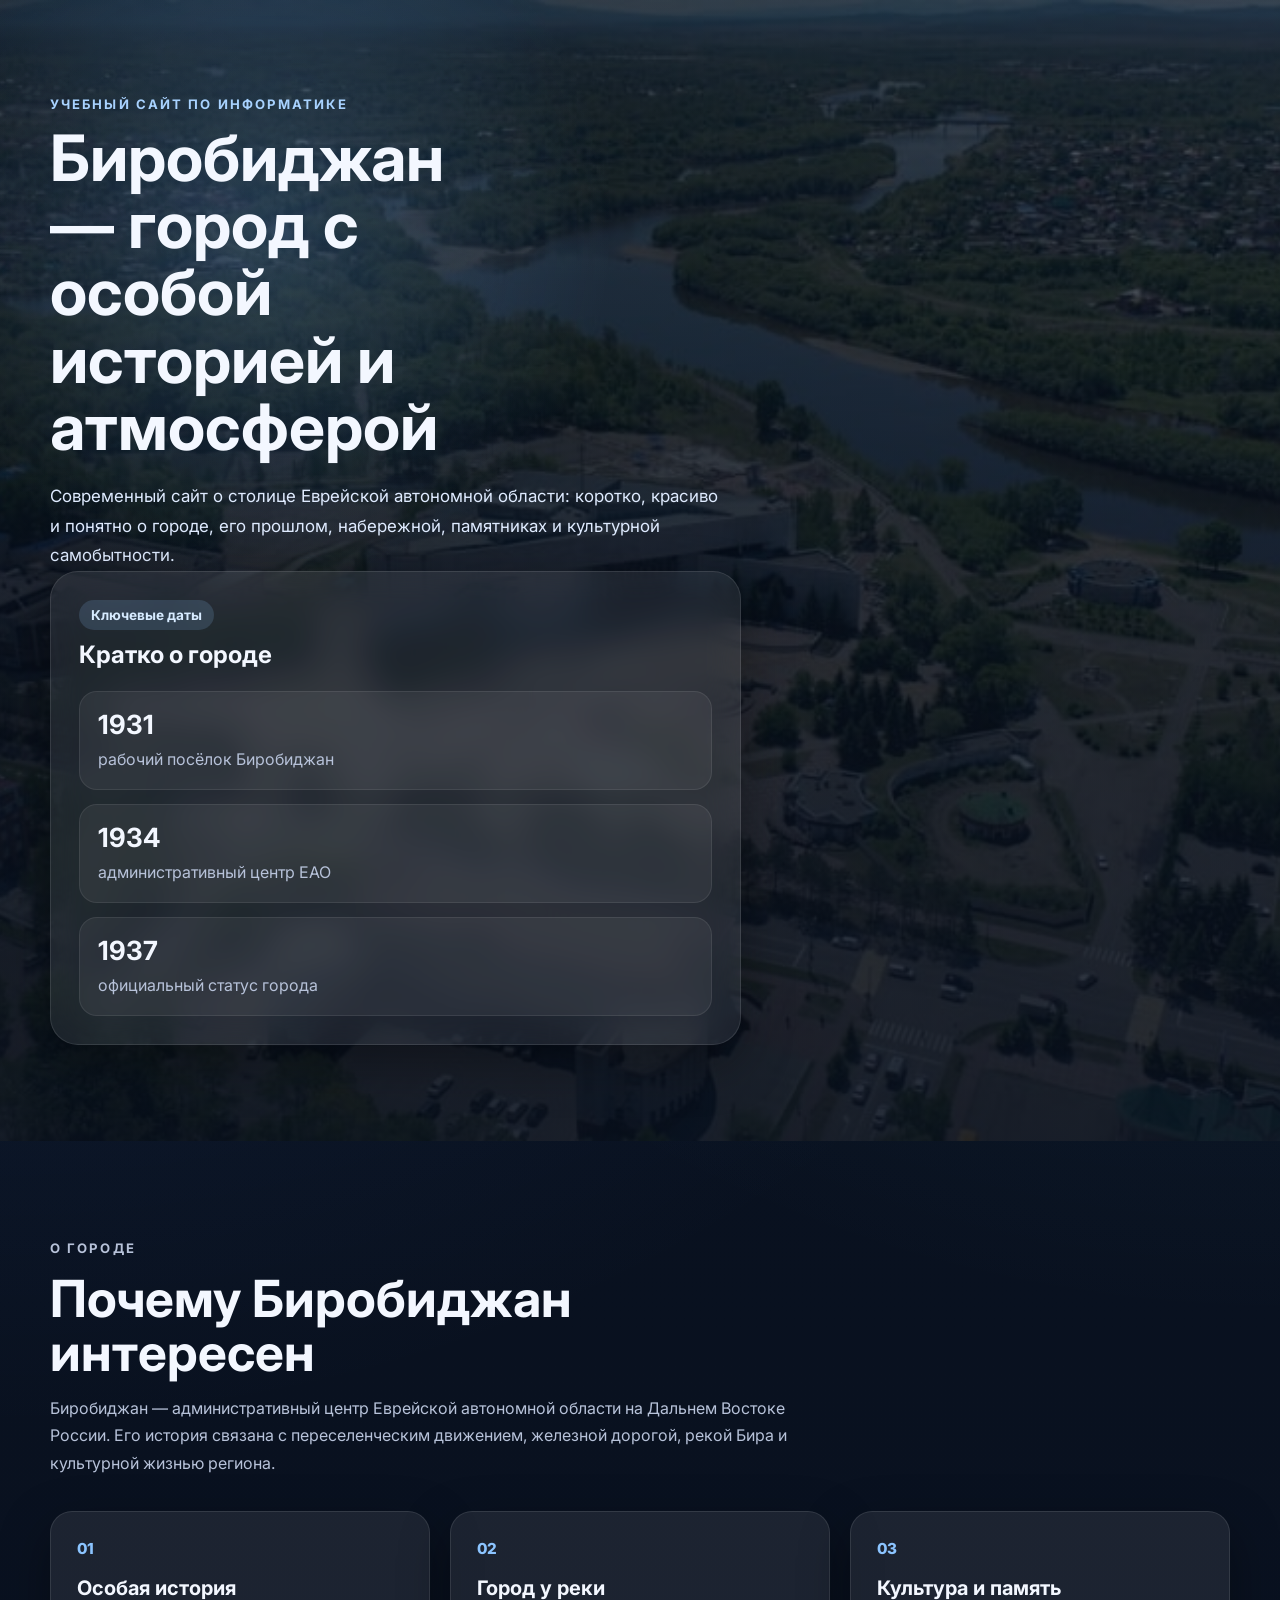
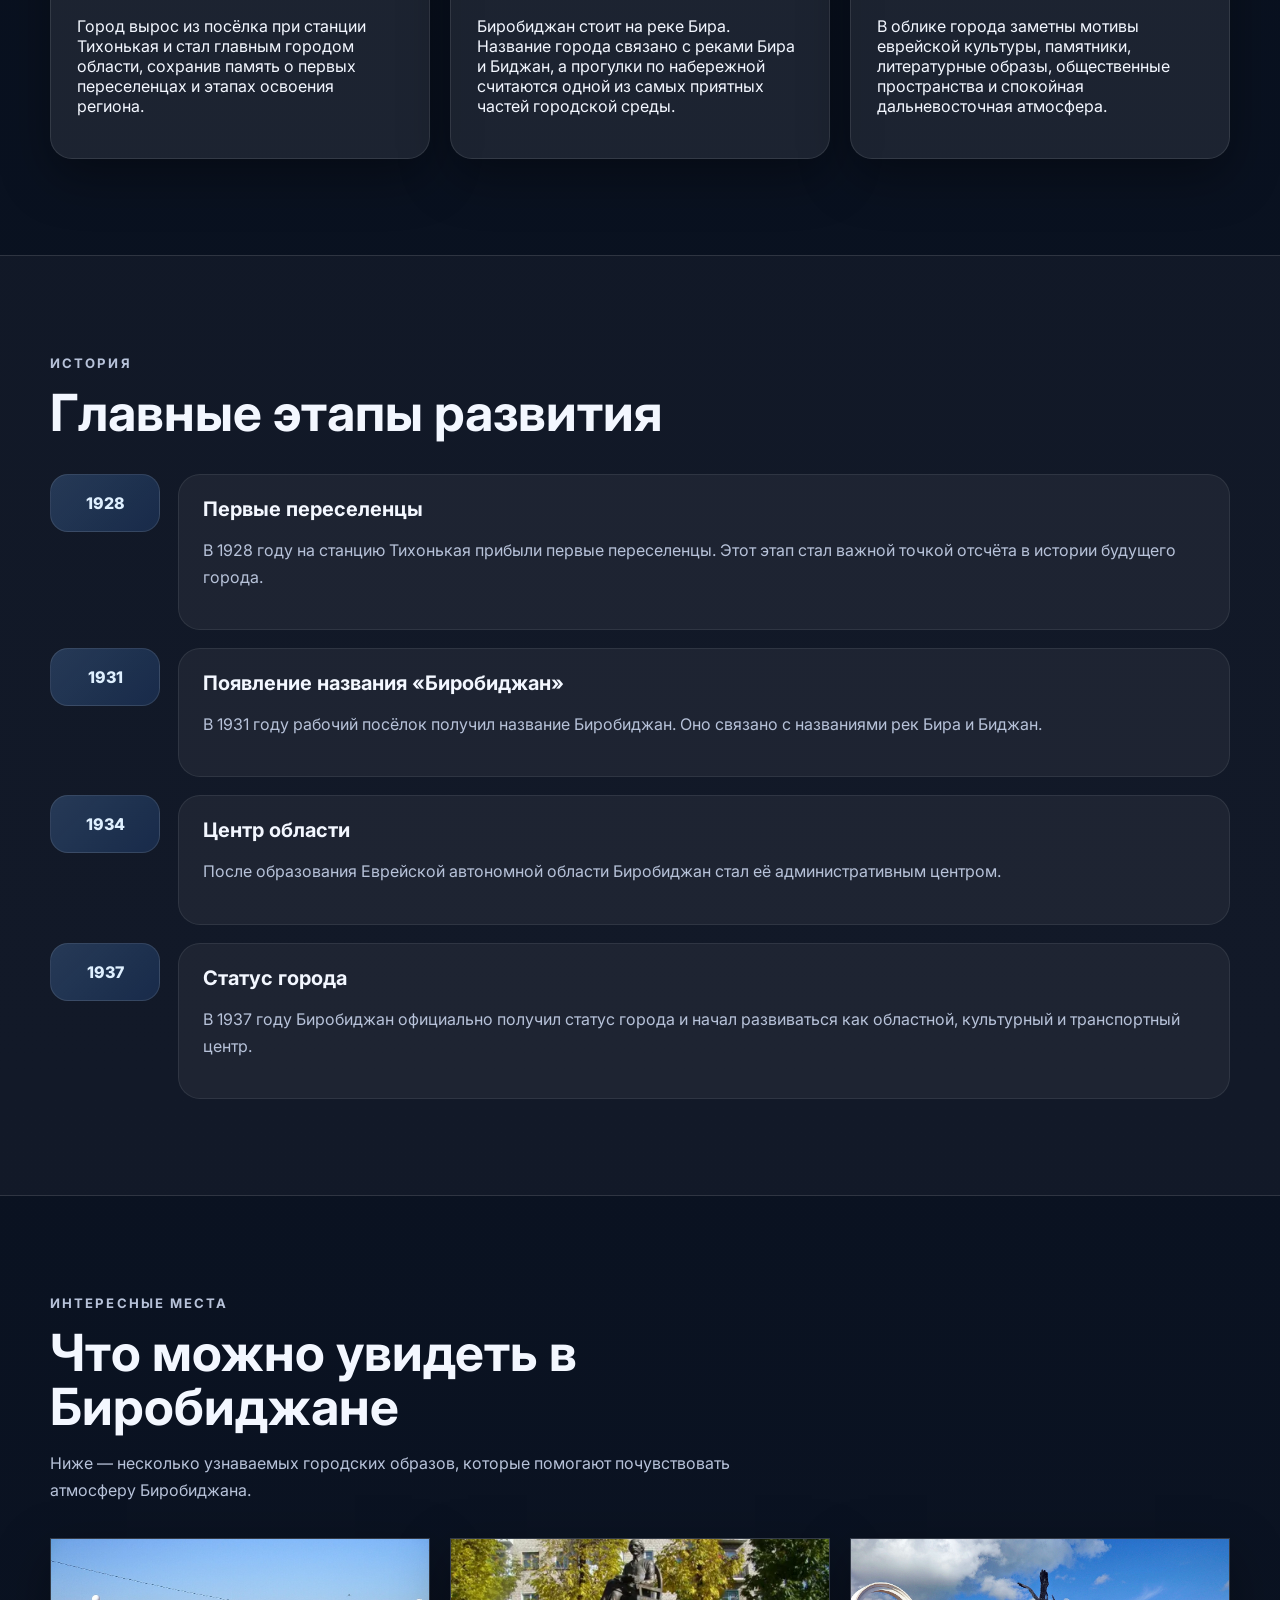
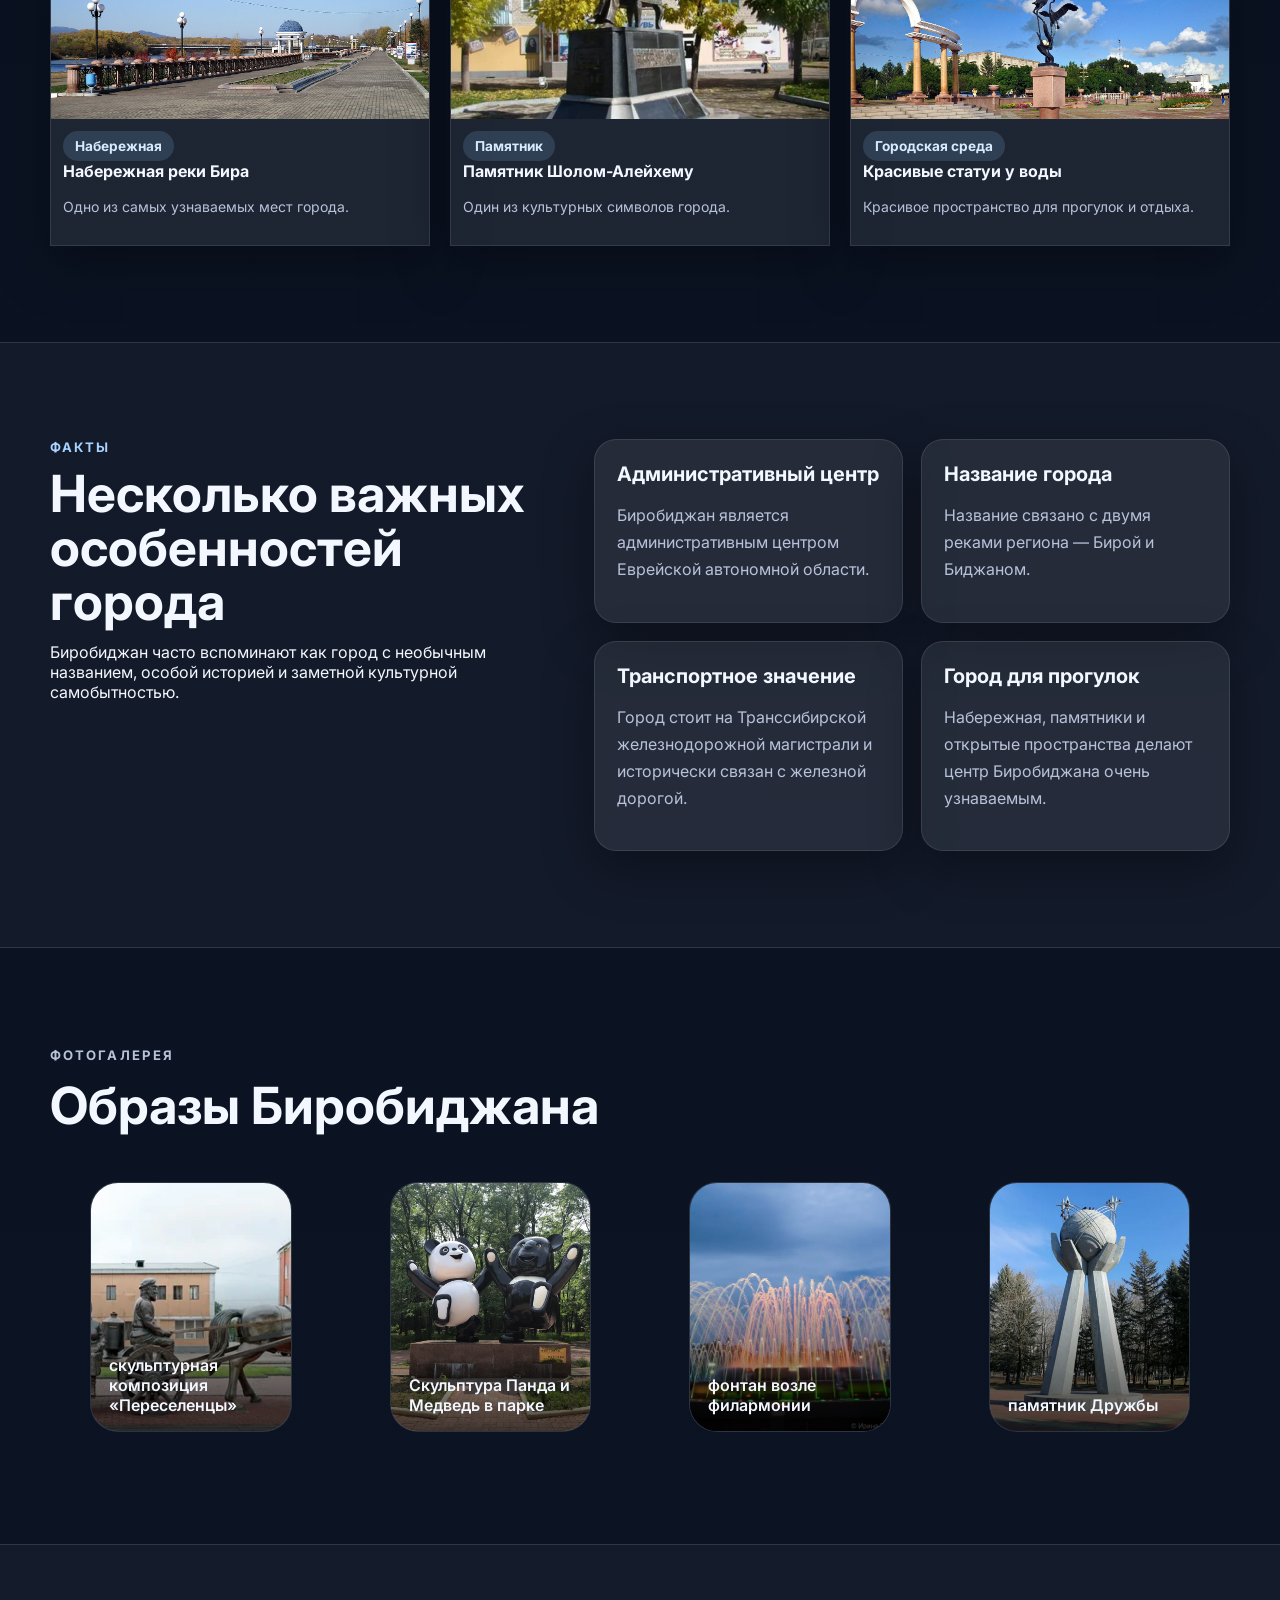
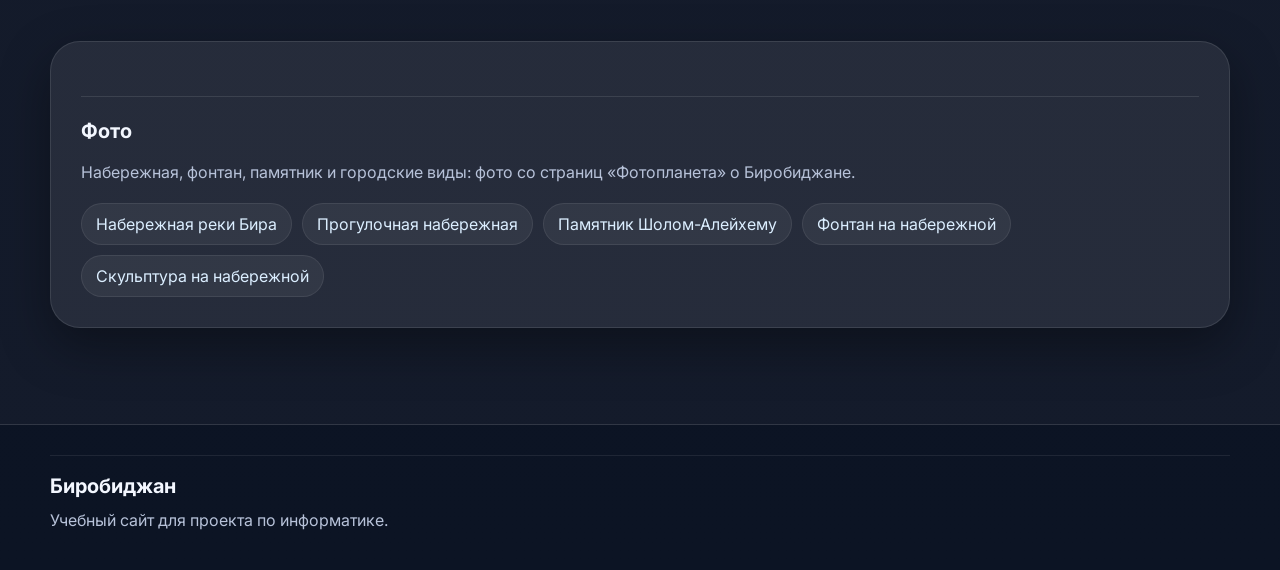
<file: index.html>
<!DOCTYPE html>
<html lang="ru">
<head>
  <meta charset="UTF-8" />
  <meta name="viewport" content="width=device-width, initial-scale=1.0" />
  <title>Биробиджан — город на Дальнем Востоке</title>
  <meta name="description" content="Современный учебный сайт о Биробиджане: история, атмосфера, достопримечательности и фотогалерея." />
  <link rel="preconnect" href="https://fonts.googleapis.com" />
  <link rel="preconnect" href="https://fonts.gstatic.com" crossorigin />
  <link href="https://fonts.googleapis.com/css2?family=Inter:wght@400;500;600;700;800&display=swap" rel="stylesheet" />
  <link rel="stylesheet" href="style.css" />
</head>
<body>
  <div class="page-shell">
  

    <main>
      <section class="hero section">
        <div class="hero-bg"></div>
        <div class="hero-overlay"></div>
        <div class="container hero-grid">
          <div class="hero-content reveal">
            <p class="eyebrow">Учебный сайт по информатике</p>
            <h1>Биробиджан — город с особой историей и атмосферой</h1>
            <p class="hero-text">
              Современный сайт о столице Еврейской автономной области: коротко,
              красиво и понятно о городе, его прошлом, набережной, памятниках и культурной самобытности.
            </p>
            
            
          

          <aside class="hero-card reveal reveal-delay-1">
            <div class="hero-card-top">
              <span class="badge">Ключевые даты</span>
              <h2>Кратко о городе</h2>
            </div>
            <div class="hero-stats">
              <div>
                <strong>1931</strong>
                <span>рабочий посёлок Биробиджан</span>
              </div>
              <div>
                <strong>1934</strong>
                <span>административный центр ЕАО</span>
              </div>
              <div>
                <strong>1937</strong>
                <span>официальный статус города</span>
              </div>
            </div>
          </aside>
        </div>
      </section>

      <section class="section" id="about">
        <div class="container">
          <div class="section-heading reveal">
            <p class="eyebrow">О городе</p>
            <h2>Почему Биробиджан интересен</h2>
            <p>
              Биробиджан — административный центр Еврейской автономной области на Дальнем Востоке России.
              Его история связана с переселенческим движением, железной дорогой, рекой Бира и культурной жизнью региона.
            </p>
          </div>

          <div class="about-grid">
            <article class="info-card reveal">
              <span class="card-number">01</span>
              <h3>Особая история</h3>
              <p>
                Город вырос из посёлка при станции Тихонькая и стал главным городом области,
                сохранив память о первых переселенцах и этапах освоения региона.
              </p>
            </article>

            <article class="info-card reveal reveal-delay-1">
              <span class="card-number">02</span>
              <h3>Город у реки</h3>
              <p>
                Биробиджан стоит на реке Бира. Название города связано с реками Бира и Биджан,
                а прогулки по набережной считаются одной из самых приятных частей городской среды.
              </p>
            </article>

            <article class="info-card reveal reveal-delay-2">
              <span class="card-number">03</span>
              <h3>Культура и память</h3>
              <p>
                В облике города заметны мотивы еврейской культуры, памятники, литературные образы,
                общественные пространства и спокойная дальневосточная атмосфера.
              </p>
            </article>
          </div>
        </div>
      </section>

      <section class="section section-alt" id="history">
        <div class="container">
          <div class="section-heading reveal">
            <p class="eyebrow">История</p>
            <h2>Главные этапы развития</h2>
          </div>

          <div class="timeline">
            <article class="timeline-item reveal">
              <div class="timeline-year">1928</div>
              <div class="timeline-content">
                <h3>Первые переселенцы</h3>
                <p>
                  В 1928 году на станцию Тихонькая прибыли первые переселенцы. Этот этап стал важной точкой отсчёта в истории будущего города.
                </p>
              </div>
            </article>

            <article class="timeline-item reveal reveal-delay-1">
              <div class="timeline-year">1931</div>
              <div class="timeline-content">
                <h3>Появление названия «Биробиджан»</h3>
                <p>
                  В 1931 году рабочий посёлок получил название Биробиджан. Оно связано с названиями рек Бира и Биджан.
                </p>
              </div>
            </article>

            <article class="timeline-item reveal reveal-delay-2">
              <div class="timeline-year">1934</div>
              <div class="timeline-content">
                <h3>Центр области</h3>
                <p>
                  После образования Еврейской автономной области Биробиджан стал её административным центром.
                </p>
              </div>
            </article>

            <article class="timeline-item reveal reveal-delay-3">
              <div class="timeline-year">1937</div>
              <div class="timeline-content">
                <h3>Статус города</h3>
                <p>
                  В 1937 году Биробиджан официально получил статус города и начал развиваться как областной, культурный и транспортный центр.
                </p>
              </div>
            </article>
          </div>
        </div>
      </section>

      <section class="section" id="places">
        <div class="container">
          <div class="section-heading reveal">
            <p class="eyebrow">Интересные места</p>
            <h2>Что можно увидеть в Биробиджане</h2>
            <p>
              Ниже — несколько узнаваемых городских образов, которые помогают почувствовать атмосферу Биробиджана.
            </p>
          </div>

          <div class="places-grid">
  <article class="place-card">
    <div class="place-image">
      <img src="assets/Bira_embankment_in_Birobidzhan.jpg" alt="Набережная">
    </div>
    <div class="place-body">
      <span class="place-tag">Набережная</span>
      <h3>Набережная реки Бира</h3>
      <p>Одно из самых узнаваемых мест города.</p>
    </div>
  </article>

  <article class="place-card">
    <div class="place-image">
      <img src="assets/пр.webp" alt="Памятник">
    </div>
    <div class="place-body">
      <span class="place-tag">Памятник</span>
      <h3>Памятник Шолом-Алейхему</h3>
      <p>Один из культурных символов города.</p>
    </div>
  </article>

  <article class="place-card">
    <div class="place-image">
      <img src="assets/454.jpg" alt="Прогулочная зона">
    </div>
    <div class="place-body">
      <span class="place-tag">Городская среда</span>
      <h3>Красивые статуи у воды</h3>
      <p>Красивое пространство для прогулок и отдыха.</p>
    </div>
  </article>
</div>
            
          </div>
        </div>
      </section>

      <section class="section section-alt" id="facts">
        <div class="container">
          <div class="facts-layout">
            <div class="facts-main reveal">
              <p class="eyebrow">Факты</p>
              <h2>Несколько важных особенностей города</h2>
              <p class="facts-lead">
                Биробиджан часто вспоминают как город с необычным названием, особой историей и заметной культурной самобытностью.
              </p>
            </div>

            <div class="facts-list">
              <article class="fact-item reveal">
                <h3>Административный центр</h3>
                <p>Биробиджан является административным центром Еврейской автономной области.</p>
              </article>

              <article class="fact-item reveal reveal-delay-1">
                <h3>Название города</h3>
                <p>Название связано с двумя реками региона — Бирой и Биджаном.</p>
              </article>

              <article class="fact-item reveal reveal-delay-2">
                <h3>Транспортное значение</h3>
                <p>Город стоит на Транссибирской железнодорожной магистрали и исторически связан с железной дорогой.</p>
              </article>

              <article class="fact-item reveal reveal-delay-3">
                <h3>Город для прогулок</h3>
                <p>Набережная, памятники и открытые пространства делают центр Биробиджана очень узнаваемым.</p>
              </article>
            </div>
          </div>
        </div>
      </section>

      <section class="section" id="gallery">
        <div class="container">
          <div class="section-heading reveal">
            <p class="eyebrow">Фотогалерея</p>
            <h2>Образы Биробиджана</h2>
          </div>

          <div class="gallery-grid">
            <figure class="gallery-card">
              <img src="assets/з.webp" alt="Прогулочная часть набережной реки Бира" />
              <figcaption>скульптурная композиция «Переселенцы»</figcaption>
            </figure>

            <figure class="gallery-card reveal reveal-delay-1">
              <img src="assets/XXXL.webp" alt="Фонтан на набережной Биробиджана" />
              <figcaption>Скульптура Панда и Медведь в парке</figcaption>
            </figure>

            <figure class="gallery-card reveal reveal-delay-2">
              <img src="assets/o.webp" alt="Памятник Шолом-Алейхему" />
              <figcaption>фонтан возле филармонии</figcaption>
            </figure>

            <figure class="gallery-card reveal reveal-delay-3">
              <img src="assets/i.webp" alt="Вид на реку Бира и мост" />
              <figcaption>памятник Дружбы</figcaption>
            </figure>
          </div>
        </div>
      </section>

      <section class="section section-alt" id="sources">
        <div class="container">
          <div class="sources-box reveal">
    

            <div class="credits">
              <h3>Фото</h3>
              <p>
                Набережная, фонтан, памятник и городские виды: фото со страниц «Фотопланета» о Биробиджане.
              </p>
              <div class="credit-links">
                <a href="https://foto-planeta.com/photo/400641.html" target="_blank" rel="noopener noreferrer">Набережная реки Бира</a>
                <a href="https://foto-planeta.com/photo/644844.html" target="_blank" rel="noopener noreferrer">Прогулочная набережная</a>
                <a href="https://foto-planeta.com/photo/620498.html" target="_blank" rel="noopener noreferrer">Памятник Шолом-Алейхему</a>
                <a href="https://foto-planeta.com/photo/411431.html" target="_blank" rel="noopener noreferrer">Фонтан на набережной</a>
                <a href="https://foto-planeta.com/photo/644845.html" target="_blank" rel="noopener noreferrer">Скульптура на набережной</a>
              </div>
            </div>
          </div>
        </div>
      </section>
    </main>

    <footer class="site-footer">
      <div class="container footer-inner">
        <div>
          <h3>Биробиджан</h3>
          <p>Учебный сайт для проекта по информатике.</p>
        </div>
        
      </div>
    </footer>
  </div>

  <script src="script.js"></script>
</body>
</html>
</file>
<file: style.css>
:root {
  --bg: #0b1220;
  --surface: #101a2d;
  --surface-soft: #111f35;
  --card: rgba(255, 255, 255, 0.08);
  --card-strong: rgba(255, 255, 255, 0.12);
  --text: #f3f7ff;
  --muted: #b7c2d9;
  --accent: #6fb0ff;
  --accent-strong: #3e8cff;
  --line: rgba(255, 255, 255, 0.12);
  --shadow: 0 18px 50px rgba(0, 0, 0, 0.35);
  --radius-xl: 28px;
  --radius-lg: 22px;
  --radius-md: 16px;
  --container: 1180px;
}

* {
  box-sizing: border-box;
}

html {
  scroll-behavior: smooth;
}

body {
  margin: 0;
  font-family: "Inter", Arial, sans-serif;
  color: var(--text);
  background:
    radial-gradient(circle at top left, rgba(84, 148, 255, 0.16), transparent 26%),
    radial-gradient(circle at top right, rgba(100, 214, 255, 0.14), transparent 24%),
    linear-gradient(180deg, #08101e 0%, #0c1424 100%);
}

img {
  max-width: 100%;
  display: block;
}

a {
  color: inherit;
  text-decoration: none;
}

.page-shell {
  min-height: 100vh;
}

.container {
  width: min(calc(100% - 32px), var(--container));
  margin: 0 auto;
}

.section {
  padding: 96px 0;
}

.section-alt {
  background: rgba(255, 255, 255, 0.03);
  border-top: 1px solid var(--line);
  border-bottom: 1px solid var(--line);
}

.site-header {
  position: sticky;
  top: 0;
  z-index: 50;
  backdrop-filter: blur(18px);
  background: rgba(7, 14, 26, 0.72);
  border-bottom: 1px solid rgba(255, 255, 255, 0.08);
}

.header-inner {
  min-height: 78px;
  display: flex;
  align-items: center;
  justify-content: space-between;
  gap: 18px;
}

.logo {
  display: inline-flex;
  align-items: center;
  gap: 12px;
  font-weight: 800;
  letter-spacing: 0.02em;
}

.logo-mark {
  width: 40px;
  height: 40px;
  border-radius: 14px;
  display: grid;
  place-items: center;
  background: linear-gradient(135deg, var(--accent) 0%, #90c7ff 100%);
  color: #06111f;
  box-shadow: 0 10px 24px rgba(62, 140, 255, 0.35);
}

.logo-text {
  font-size: 1.05rem;
}

.site-nav {
  display: flex;
  align-items: center;
  gap: 10px;
}

.site-nav a {
  padding: 10px 14px;
  border-radius: 999px;
  color: var(--muted);
  transition: 0.25s ease;
}

.site-nav a:hover {
  color: var(--text);
  background: rgba(255, 255, 255, 0.08);
}

.menu-toggle {
  display: none;
  width: 48px;
  height: 48px;
  border: 1px solid var(--line);
  background: rgba(255, 255, 255, 0.04);
  border-radius: 14px;
  padding: 10px;
  cursor: pointer;
}

.menu-toggle span {
  display: block;
  width: 100%;
  height: 3px;
  margin: 5px 0;
  border-radius: 999px;
  background: var(--text);
  transition: 0.25s ease;
}

.hero {
  position: relative;
  overflow: hidden;
  min-height: calc(100vh - 78px);
  display: grid;
  align-items: center;
}

.hero-bg,
.hero-overlay {
  position: absolute;
  inset: 0;
}

.hero-bg {
  background-image:
    linear-gradient(120deg, rgba(4, 10, 18, 0.72), rgba(5, 12, 23, 0.52)),
    url("./assets/лох.jpg");
  background-size: cover;
  background-position: center;
  background-repeat: no-repeat;
}

.hero-overlay {
  background:
    radial-gradient(circle at 20% 20%, rgba(120, 188, 255, 0.22), transparent 26%),
    linear-gradient(180deg, rgba(8, 16, 30, 0.2), rgba(8, 16, 30, 0.72));
}

.hero-grid {
  position: relative;
  z-index: 1;
  display: grid;
  grid-template-columns: 1.2fr 0.8fr;
  gap: 28px;
  align-items: end;
}

.eyebrow {
  margin: 0 0 12px;
  color: #a8d2ff;
  text-transform: uppercase;
  letter-spacing: 0.16em;
  font-size: 0.82rem;
  font-weight: 700;
}

.hero-content h1,
.section-heading h2,
.facts-main h2,
.sources-box h2 {
  margin: 0;
  line-height: 1.05;
}

.hero-content h1 {
  font-size: clamp(2.5rem, 5vw, 4.9rem);
  max-width: 11ch;
}

.hero-text {
  margin: 22px 0 0;
  max-width: 62ch;
  font-size: 1.06rem;
  line-height: 1.75;
  color: #dfebff;
}

.hero-actions {
  display: flex;
  flex-wrap: wrap;
  gap: 14px;
  margin-top: 28px;
}

.btn {
  display: inline-flex;
  align-items: center;
  justify-content: center;
  padding: 14px 20px;
  border-radius: 999px;
  font-weight: 700;
  transition: transform 0.25s ease, background 0.25s ease, color 0.25s ease;
}

.btn:hover {
  transform: translateY(-2px);
}

.btn-primary {
  color: #06111f;
  background: linear-gradient(135deg, #8ec8ff 0%, #dff0ff 100%);
}

.btn-secondary {
  border: 1px solid rgba(255, 255, 255, 0.18);
  background: rgba(255, 255, 255, 0.08);
}

.hero-card,
.info-card,
.place-card,
.fact-item,
.sources-box {
  background: var(--card);
  border: 1px solid rgba(255, 255, 255, 0.1);
  box-shadow: var(--shadow);
}

.hero-card {
  padding: 28px;
  border-radius: var(--radius-xl);
  backdrop-filter: blur(18px);
}

.hero-card-top {
  display: flex;
  flex-direction: column;
  gap: 10px;
}

.badge,
.place-tag {
  display: inline-flex;
  align-items: center;
  justify-content: center;
  width: fit-content;
  padding: 7px 12px;
  border-radius: 999px;
  background: rgba(143, 198, 255, 0.16);
  color: #d7ebff;
  font-size: 0.85rem;
  font-weight: 700;
}

.hero-card h2 {
  margin: 0;
  font-size: 1.5rem;
}

.hero-stats {
  display: grid;
  gap: 14px;
  margin-top: 22px;
}

.hero-stats div {
  padding: 16px 18px;
  border-radius: 18px;
  background: rgba(255, 255, 255, 0.06);
  border: 1px solid rgba(255, 255, 255, 0.08);
}

.hero-stats strong {
  display: block;
  font-size: 1.65rem;
  margin-bottom: 6px;
}

.hero-stats span,
.section-heading p,
.timeline-content p,
.place-body p,
.fact-item p,
.sources-box p,
.sources-list li {
  color: var(--muted);
  line-height: 1.7;
}

.section-heading {
  max-width: 760px;
  margin-bottom: 34px;
}

.section-heading h2,
.facts-main h2,
.sources-box h2 {
  font-size: clamp(2rem, 4vw, 3.4rem);
}

.about-grid {
  display: grid;
  grid-template-columns: repeat(3, 1fr);
  gap: 20px;
}

.info-card {
  padding: 26px;
  border-radius: var(--radius-lg);
}

.card-number {
  display: inline-flex;
  margin-bottom: 18px;
  color: #8bc4ff;
  font-weight: 800;
  font-size: 0.95rem;
}

.info-card h3,
.timeline-content h3,
.place-body h3,
.fact-item h3,
.credits h3,
.site-footer h3 {
  margin: 0 0 12px;
  font-size: 1.25rem;
}

.timeline {
  display: grid;
  gap: 18px;
}

.timeline-item {
  display: grid;
  grid-template-columns: 110px 1fr;
  gap: 18px;
  align-items: start;
}

.timeline-year {
  position: relative;
  display: inline-flex;
  align-items: center;
  justify-content: center;
  min-height: 58px;
  padding: 12px 16px;
  border-radius: 18px;
  background: linear-gradient(135deg, rgba(111, 176, 255, 0.22), rgba(62, 140, 255, 0.16));
  color: #dff0ff;
  font-weight: 800;
  border: 1px solid rgba(255, 255, 255, 0.1);
}

.timeline-content {
  padding: 22px 24px;
  border-radius: var(--radius-lg);
  background: rgba(255, 255, 255, 0.05);
  border: 1px solid rgba(255, 255, 255, 0.08);
}

 .places-grid {
  display: grid;
  grid-template-columns: repeat(3, 300px);
  justify-content: center;
  gap: 20px;
}


.place-card {
  width: 100%;
  max-width: none;
  margin: 0;
}

.place-image {
  height: 200px;
  overflow: hidden;
}

.place-image img,
.gallery-card img {
  width: 100%;
  height: 100%;
  object-fit: cover;
}

.place-card:hover img,
.gallery-card:hover img {
  transform: scale(1.04);
}

.place-image img,
.gallery-card img {
  transition: transform 0.45s ease;
}

.place-body {
  padding: 22px;
}

.facts-layout {
  display: grid;
  grid-template-columns: 0.9fr 1.1fr;
  gap: 24px;
  align-items: start;
}

.facts-lead {
  margin-top: 14px;
}

.facts-list {
  display: grid;
  grid-template-columns: repeat(2, 1fr);
  gap: 18px;
}

.fact-item {
  padding: 22px;
  border-radius: var(--radius-lg);
}

.gallery-grid {
  display: grid;
  grid-template-columns: 1.25fr 0.9fr 0.9fr;
  gap: 18px;
}

.gallery-card {
  position: relative;
  min-height: 280px;
  overflow: hidden;
  border-radius: var(--radius-xl);
  border: 1px solid rgba(255, 255, 255, 0.1);
  background: rgba(255, 255, 255, 0.04);
}



.gallery-card::after {
  content: "";
  position: absolute;
  inset: 0;
  background: linear-gradient(180deg, transparent 40%, rgba(0, 0, 0, 0.72) 100%);
}

.gallery-card figcaption {
  position: absolute;
  left: 18px;
  right: 18px;
  bottom: 16px;
  z-index: 1;
  font-weight: 600;
}

.sources-box {
  padding: 30px;
  border-radius: 30px;
}

.sources-list {
  margin: 18px 0 0;
  padding-left: 18px;
}

.sources-list li + li {
  margin-top: 8px;
}

.credits {
  margin-top: 24px;
  padding-top: 22px;
  border-top: 1px solid rgba(255, 255, 255, 0.1);
}

.credit-links {
  display: flex;
  flex-wrap: wrap;
  gap: 10px;
  margin-top: 14px;
}

.credit-links a {
  padding: 10px 14px;
  border-radius: 999px;
  background: rgba(255, 255, 255, 0.06);
  color: #dbeeff;
  border: 1px solid rgba(255, 255, 255, 0.08);
  transition: 0.25s ease;
}

.credit-links a:hover,
.footer-top:hover {
  background: rgba(255, 255, 255, 0.12);
}

.site-footer {
  padding: 30px 0 40px;
}

.footer-inner {
  display: flex;
  align-items: center;
  justify-content: space-between;
  gap: 16px;
  padding-top: 18px;
  border-top: 1px solid rgba(255, 255, 255, 0.08);
}

.site-footer p {
  margin: 0;
  color: var(--muted);
}

.footer-top {
  display: inline-flex;
  align-items: center;
  justify-content: center;
  padding: 12px 16px;
  border-radius: 999px;
  border: 1px solid rgba(255, 255, 255, 0.12);
  background: rgba(255, 255, 255, 0.05);
}


.hero-bg {
  background-image:
    linear-gradient(120deg, rgba(4, 10, 18, 0.72), rgba(5, 12, 23, 0.52)),
    url("assets/лох.jpg");
  background-size: cover;
  background-position: center;
  background-repeat: no-repeat;
}

.places-grid {
  display: grid;
  grid-template-columns: repeat(3, 1fr);
  gap: 20px;
}

.place-card {
  width: 100%;
  max-width: none;
  margin: 0;
}

.place-image {
  height: 180px;
  overflow: hidden;
}

.place-image img {
  width: 100%;
  height: 100%;
  object-fit: cover;
}

.place-body {
  padding: 12px;
}

.place-body h3 {
  font-size: 16px;
}

.place-body p {
  font-size: 14px;
}

.gallery-grid {
  display: grid;
  grid-template-columns: repeat(4, 1fr);
  gap: 18px;
}

.gallery-card {
  height: 250px;
  min-height: 250px;
}

.gallery-card img {
  width: 100%;
  height: 100%;
  object-fit: cover;
}

@media (max-width: 900px) {
  .places-grid {
    grid-template-columns: 1fr;
  }

  .gallery-grid {
    grid-template-columns: repeat(2, 1fr);
  }
}

@media (max-width: 560px) {
  .hero {
    min-height: auto;
  }

  .hero-grid,
  .about-grid,
  .facts-layout,
  .facts-list {
    grid-template-columns: 1fr;
  }

  .hero-content h1 {
    max-width: none;
    font-size: 56px;
  }

  .hero-card,
  .sources-box,
  .info-card,
  .fact-item,
  .place-body,
  .timeline-content {
    padding: 20px;
  }

  .btn {
    width: 100%;
  }

  .hero-actions {
    flex-direction: column;
  }

  .places-grid {
    grid-template-columns: 1fr;
    gap: 16px;
  }

  .place-card {
    width: 100%;
    max-width: 100%;
    min-width: 0;
  }

  .place-image {
    height: 220px;
  }

  .gallery-grid {
    grid-template-columns: 1fr;
    gap: 16px;
  }

  .gallery-card {
    height: 220px;
    min-height: 220px;
  }
}
.hero-actions {
  display: none !important;
}
</file>
